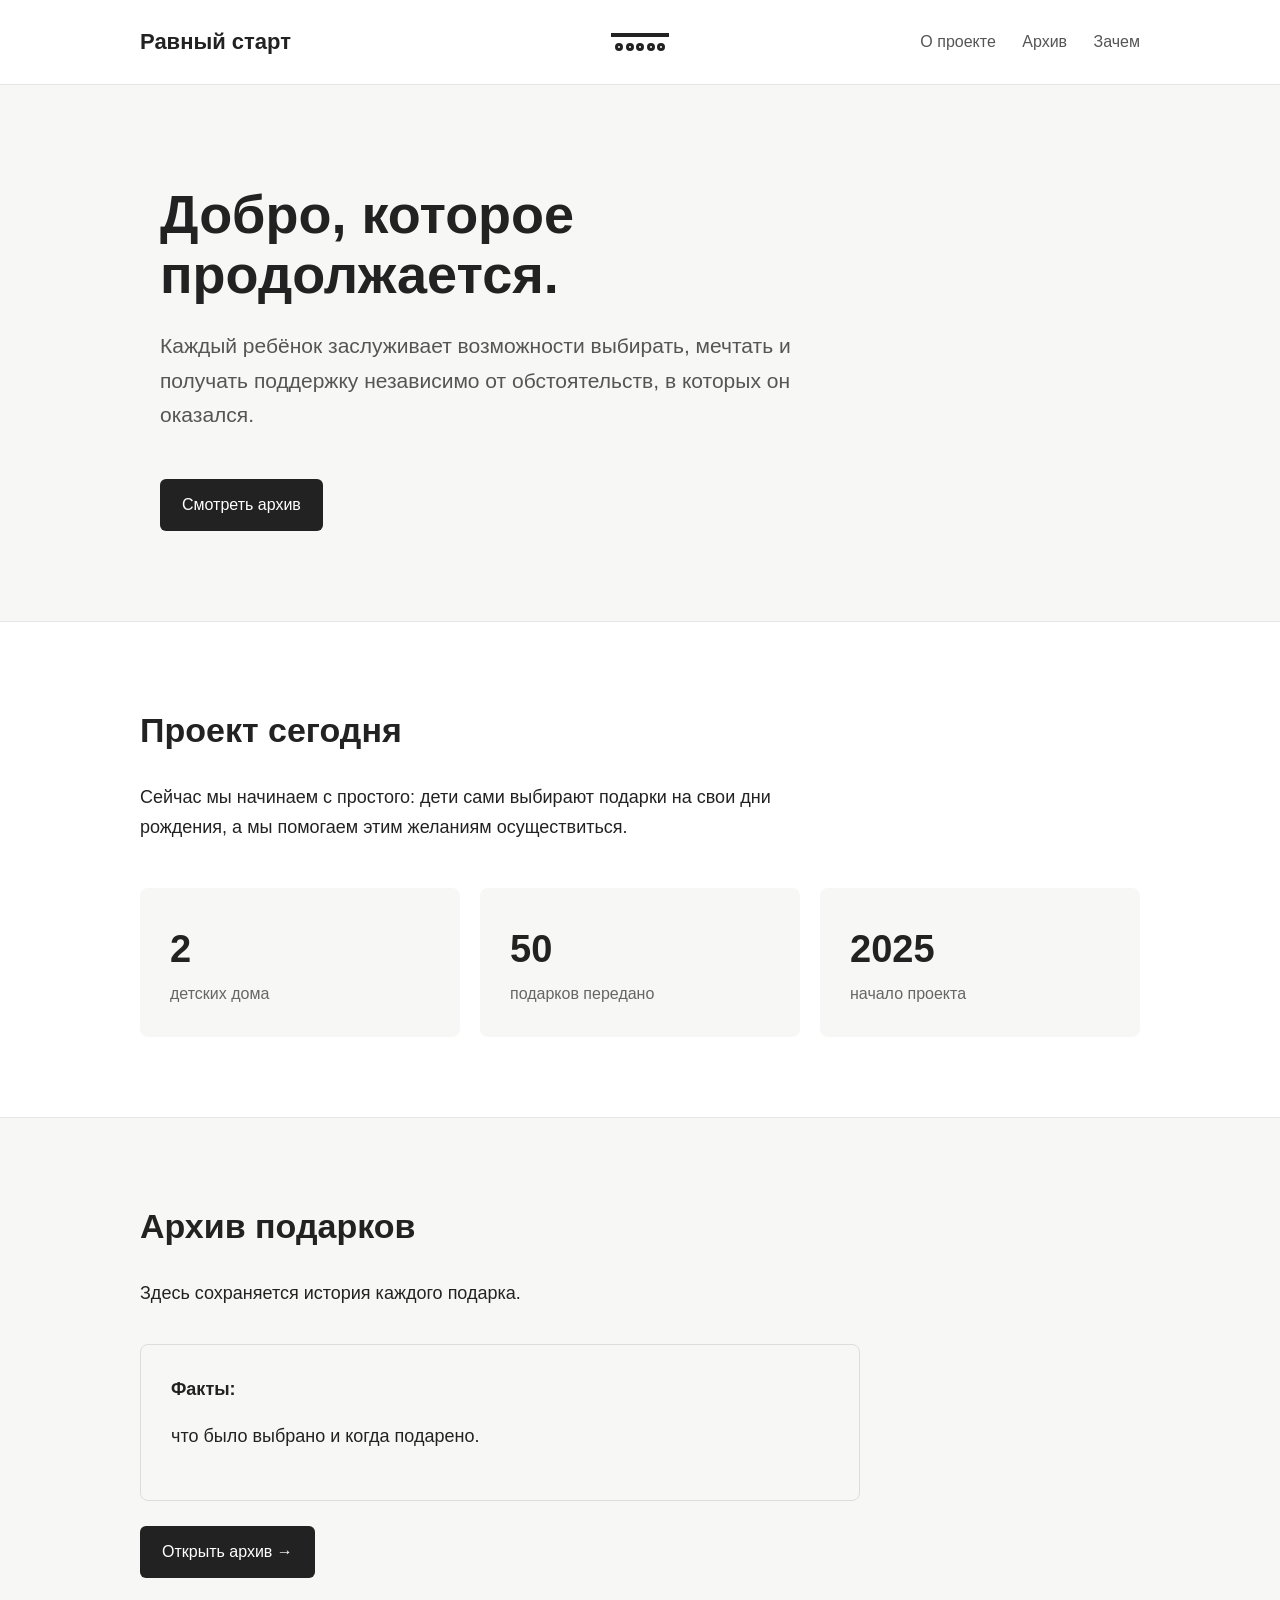
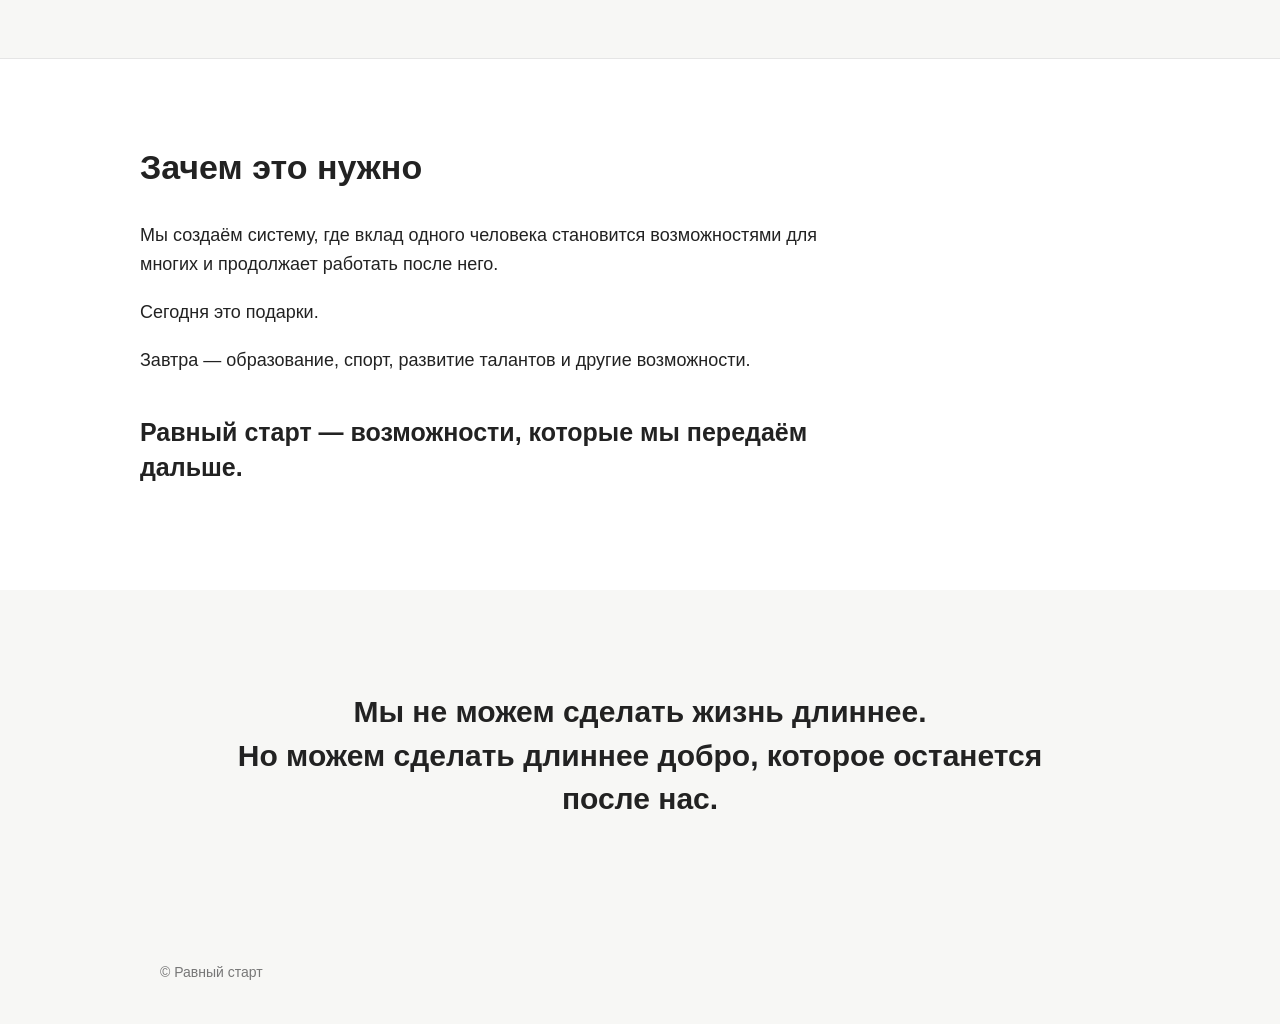
<file: index.html>
<!DOCTYPE html>
<html lang="ru">
<head>
    <meta charset="UTF-8">
    <meta name="viewport" content="width=device-width, initial-scale=1.0">

    <title>Равный старт</title>

    <style>
        * {
            box-sizing: border-box;
        }

        html {
            scroll-behavior: smooth;
        }

        body {
            margin: 0;
            font-family: Arial, sans-serif;
            color: #222;
            background: #f7f7f5;
            line-height: 1.65;
        }

        header {
            background: white;
            padding: 24px 20px;
            border-bottom: 1px solid #e5e5e5;
        }

        .header-inner {
            max-width: 1000px;
            margin: auto;
            display: grid;
            grid-template-columns: minmax(0, 1fr) auto minmax(0, 1fr);
            align-items: center;
        }

        .logo {
    display: flex;
    align-items: center;
    gap: 14px;
    font-size: 22px;
    font-weight: bold;
}

.equal-symbol {
    width: 58px;
}

.start-line {
    width: 58px;
    height: 4px;
    background: #222;
    margin-bottom: 6px;
}

.start-circles {
    display: flex;
    justify-content: space-between;
    padding: 0 4px;
}

.start-circles span {
    width: 8px;
    height: 8px;
    border: 3px solid #222;
    border-radius: 50%;
}

        nav {
            justify-self: end;
        }

        nav a {
            margin-left: 22px;
            color: #555;
            text-decoration: none;
        }

        nav a:hover {
            color: #000;
        }

        .hero {
            max-width: 1000px;
            margin: auto;
            padding: 100px 20px 90px;
        }

        .hero h1 {
            font-size: 54px;
            line-height: 1.1;
            max-width: 750px;
            margin: 0 0 25px;
        }

        .hero p {
            font-size: 21px;
            max-width: 680px;
            color: #555;
        }

        .button {
            display: inline-block;
            margin-top: 25px;
            padding: 13px 22px;
            background: #222;
            color: white;
            text-decoration: none;
            border-radius: 6px;
        }

        .section {
            background: white;
            padding: 80px 20px;
            border-top: 1px solid #e5e5e5;
        }

        .section.alt {
            background: #f7f7f5;
        }

        .section-inner {
            max-width: 1000px;
            margin: auto;
        }

        .text {
            max-width: 720px;
        }

        h2 {
            font-size: 34px;
            margin-top: 0;
            margin-bottom: 25px;
        }

        p {
            font-size: 18px;
        }

        .stats {
            display: grid;
            grid-template-columns: repeat(3, 1fr);
            gap: 20px;
            margin-top: 45px;
        }

        .stat {
            padding: 30px;
            background: #f7f7f5;
            border-radius: 8px;
        }

        .stat-number {
            font-size: 38px;
            font-weight: bold;
        }

        .stat-text {
            color: #666;
        }

        .archive-box {
            margin-top: 35px;
            padding: 30px;
            border: 1px solid #ddd;
            border-radius: 8px;
            max-width: 720px;
        }

        .archive-box strong {
            font-size: 18px;
        }

        .final-line {
            font-size: 25px;
            line-height: 1.4;
            font-weight: bold;
            margin-top: 40px;
        }

        .quote {
            max-width: 850px;
            margin: auto;
            padding: 100px 20px;
            text-align: center;
            font-size: 30px;
            line-height: 1.45;
            font-weight: bold;
        }

        footer {
            max-width: 1000px;
            margin: auto;
            padding: 40px 20px;
            color: #777;
            font-size: 14px;
        }

        @media (max-width: 700px) {

            nav {
                grid-column: 1 / -1;
                justify-self: start;
                margin-top: 15px;
            }

            nav a {
                margin-left: 0;
                margin-right: 15px;
            }

            .hero {
                padding-top: 70px;
                padding-bottom: 70px;
            }

            .hero h1 {
                font-size: 40px;
            }

            .stats {
                grid-template-columns: 1fr;
            }

            .quote {
                font-size: 25px;
            }
        }
    </style>
</head>

<body>

<header>
    <div class="header-inner">

        <div class="logo">Равный старт</div>
        <div class="equal-symbol" aria-hidden="true">
            <div class="start-line"></div>
            <div class="start-circles">
                <span></span>
                <span></span>
                <span></span>
                <span></span>
                <span></span>
            </div>
        </div>

        <nav>
            <a href="#about">О проекте</a>
            <a href="archive.html">Архив</a>
            <a href="#why">Зачем</a>
        </nav>

    </div>
</header>


<section class="hero">

    <h1>
        Добро, которое продолжается.
    </h1>

    <p>
        Каждый ребёнок заслуживает возможности выбирать,
        мечтать и получать поддержку независимо от обстоятельств,
        в которых он оказался.
    </p>

    <a class="button" href="archive.html">
        Смотреть архив
    </a>

</section>


<section class="section" id="about">

    <div class="section-inner">

        <div class="text">

           <h2>Проект сегодня</h2>

            <p>
                Сейчас мы начинаем с простого:
                дети сами выбирают подарки на свои дни рождения,
                а мы помогаем этим желаниям осуществиться.
            </p>

        </div>


        <div class="stats">

            <div class="stat">
                <div class="stat-number">2</div>
                <div class="stat-text">детских дома</div>
            </div>

            <div class="stat">
               <div class="stat-number"><span id="gift-count">30+</span></div>
               <div class="stat-text">подарков передано</div>
            </div>

            <div class="stat">
                <div class="stat-number">2025</div>
                <div class="stat-text">начало проекта</div>
            </div>

        </div>

    </div>

</section>


<section class="section alt" id="archive">

    <div class="section-inner">

        <div class="text">

            <h2>Архив подарков</h2>

            <p>
                Здесь сохраняется история каждого подарка.
            </p>

 <div class="archive-box">

    <strong>Факты:</strong>

    <p>
        что было выбрано
        и когда подарено.
    </p>

</div>

<a class="button" href="archive.html">
    Открыть архив →
</a>

</div>

</div>

</section>


<section class="section" id="why">

    <div class="section-inner">

        <div class="text">

            <h2>Зачем это нужно</h2>

            <p>
                Мы создаём систему, где вклад одного человека
                становится возможностями для многих
                и продолжает работать после него.
            </p>

            <p>
                Сегодня это подарки.
            </p>

            <p>
                Завтра — образование, спорт,
                развитие талантов и другие возможности.
            </p>

            <p class="final-line">
                Равный старт — возможности,
                которые мы передаём дальше.
            </p>

        </div>

    </div>

</section>


<div class="quote">

    Мы не можем сделать жизнь длиннее.<br>
    Но можем сделать длиннее добро,
    которое останется после нас.

</div>


<footer>
    © Равный старт
</footer>

<script>
    fetch("gifts.json")
        .then(response => response.json())
        .then(gifts => {
            const count = gifts.length;

document.getElementById("gift-count").textContent = count;

let word = "подарков";

if (count % 10 === 1 && count % 100 !== 11) {
    word = "подарок";
} else if (
    count % 10 >= 2 &&
    count % 10 <= 4 &&
    !(count % 100 >= 12 && count % 100 <= 14)
) {
    word = "подарка";
}

document.getElementById("gift-word").textContent = word;
        })
        .catch(error => {
            console.error("Не удалось загрузить количество подарков");
        });
</script>
    
</body>
</html>
</file>
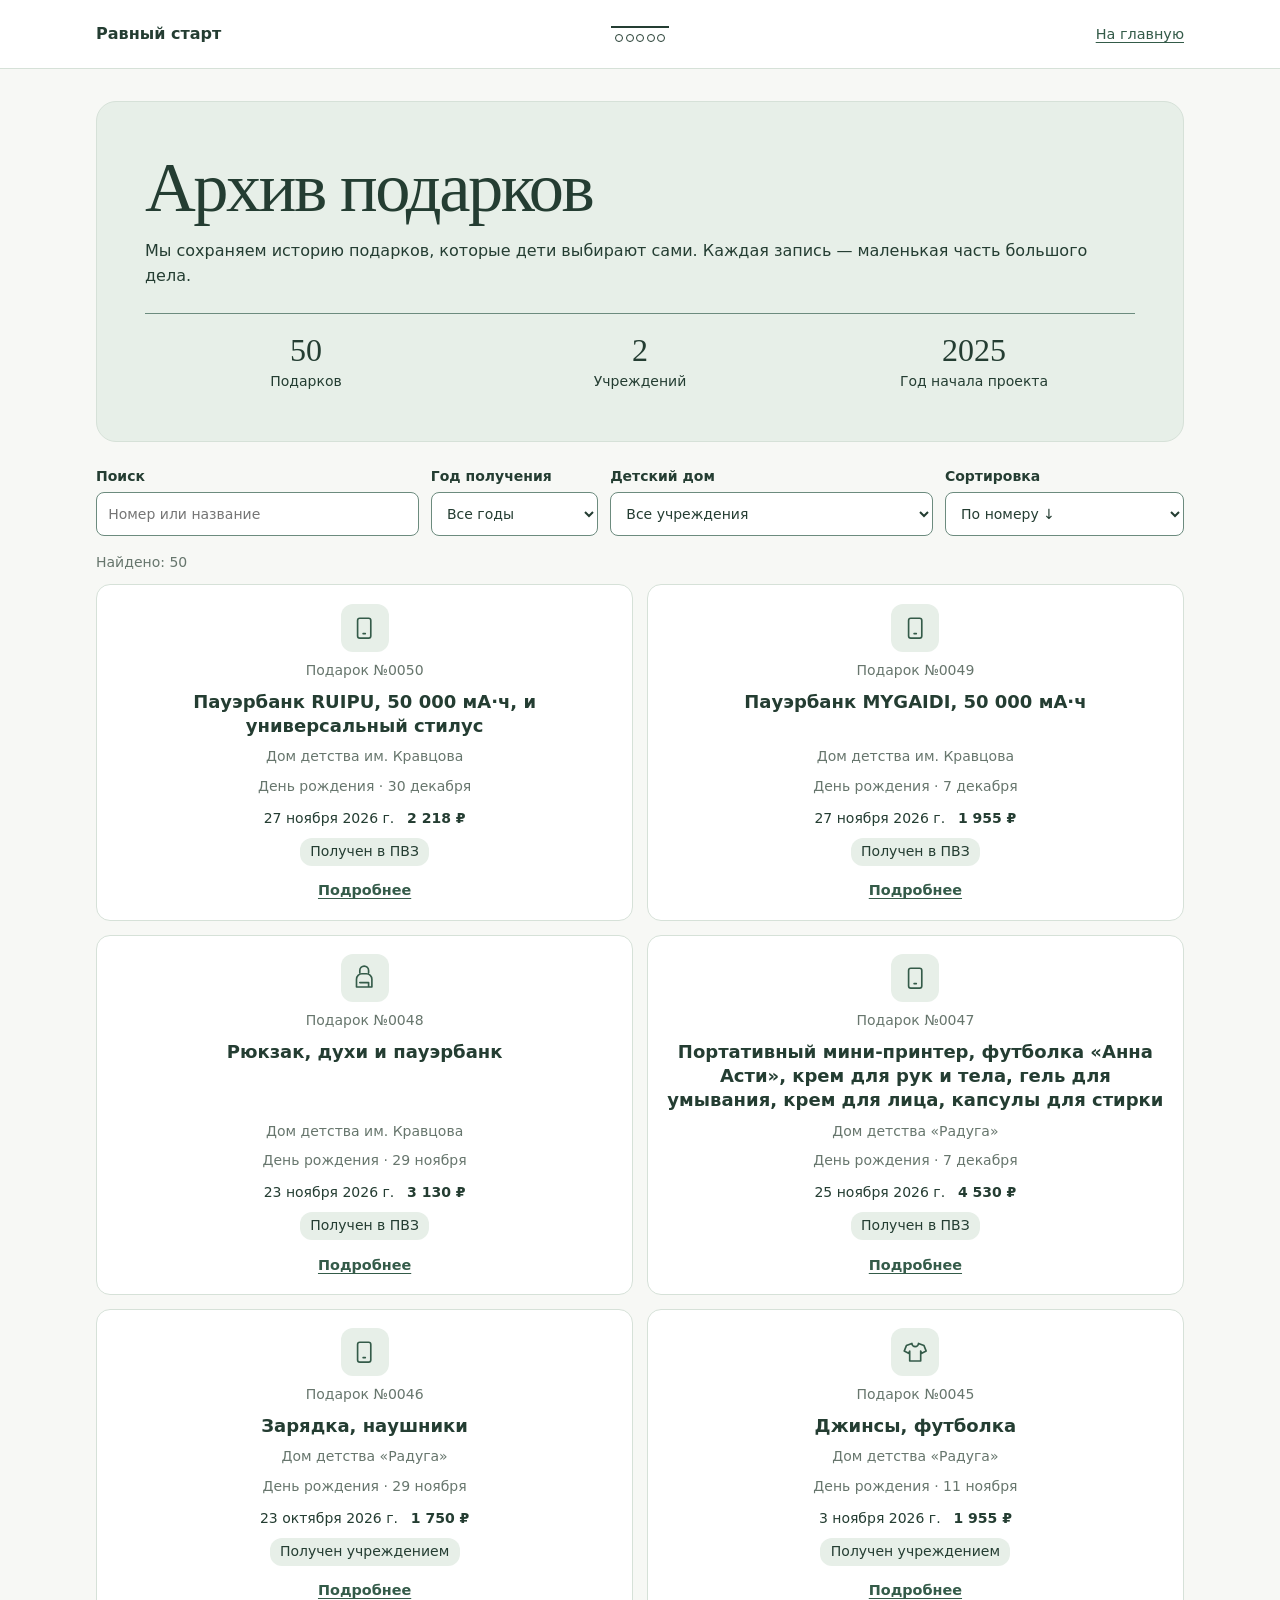
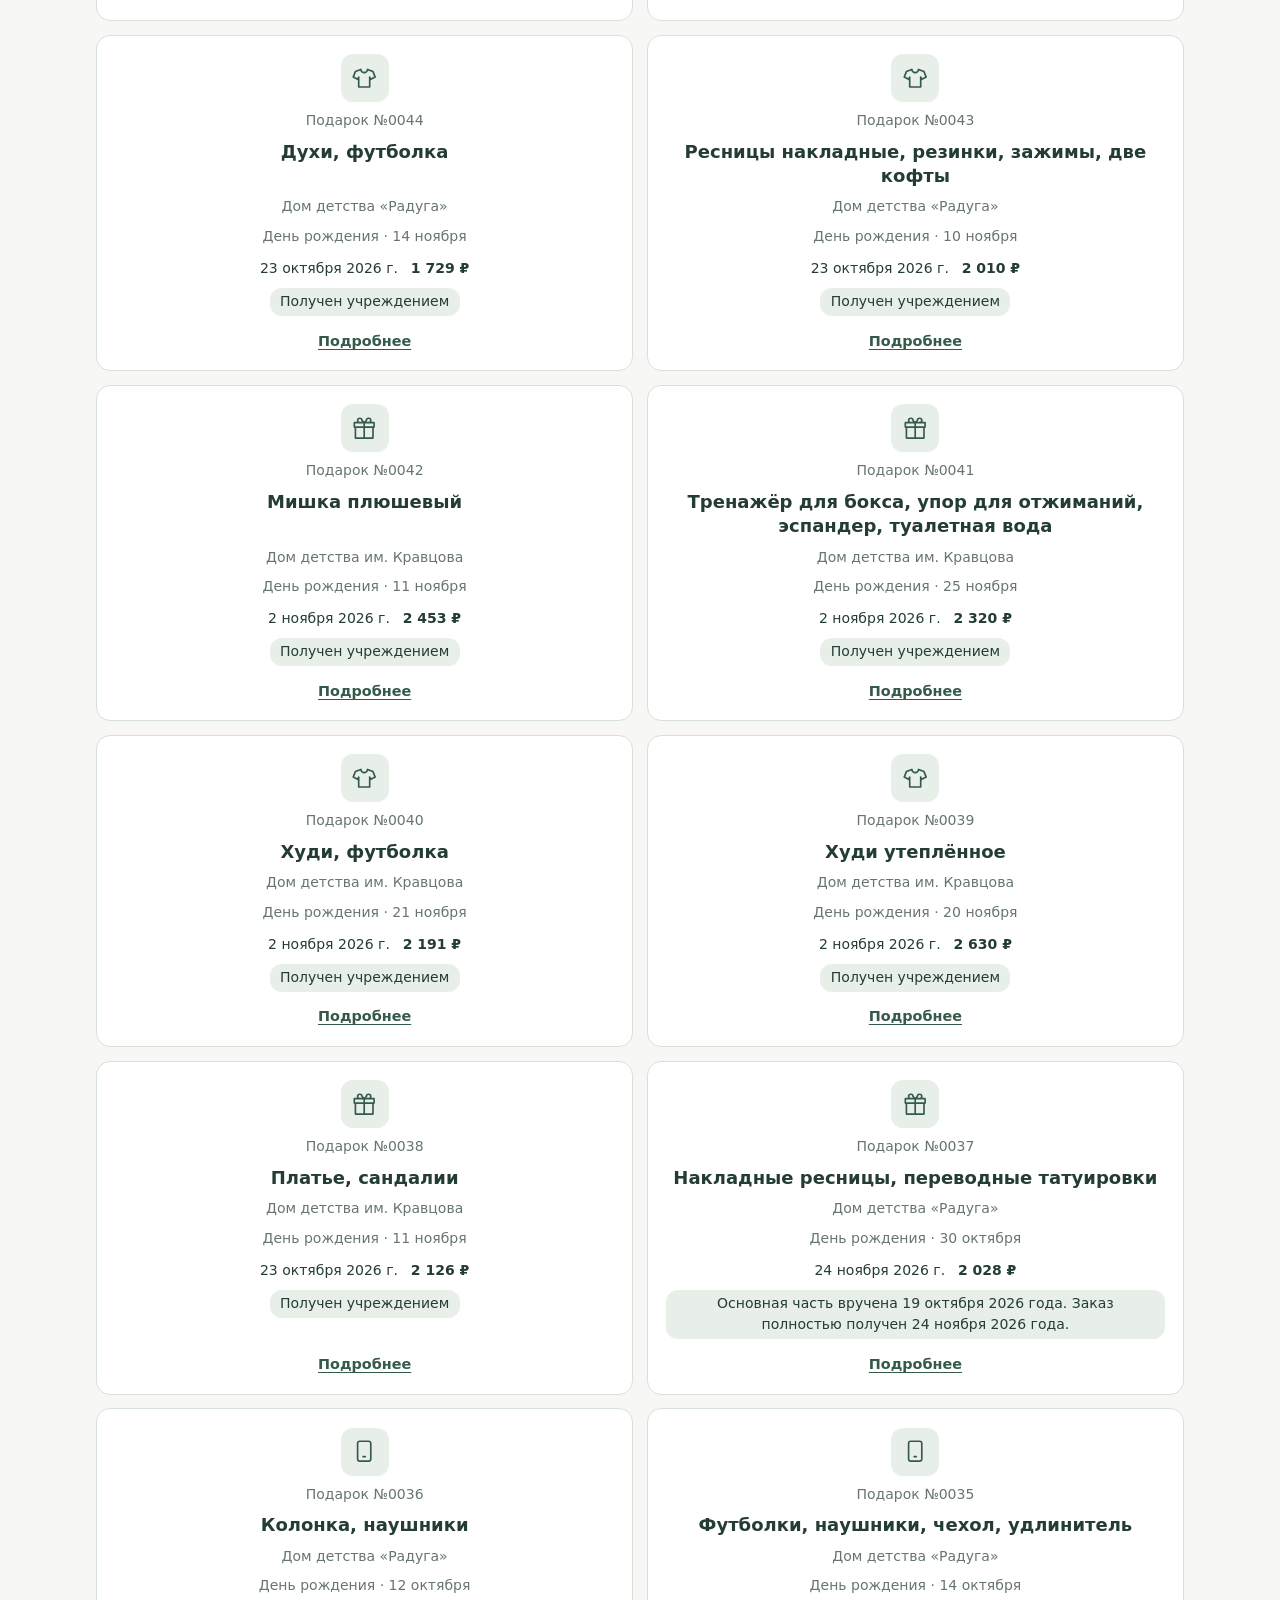
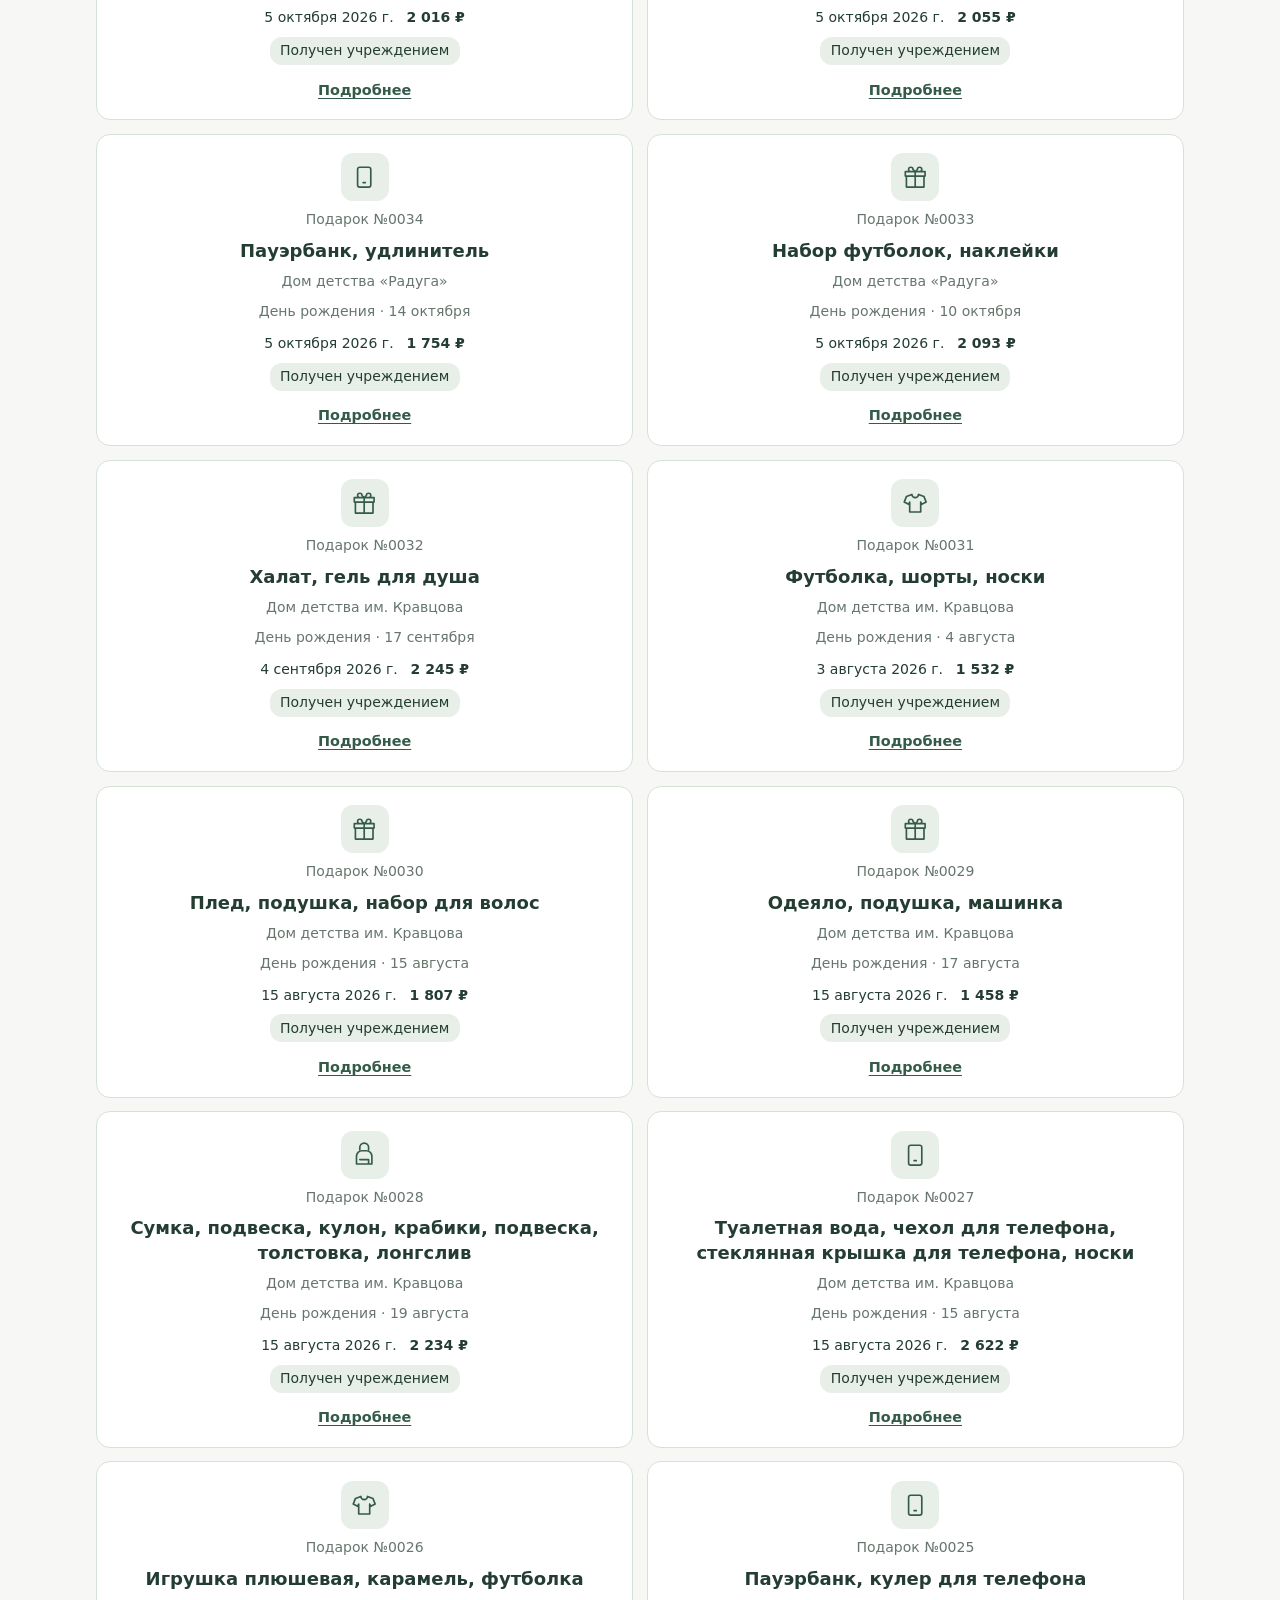
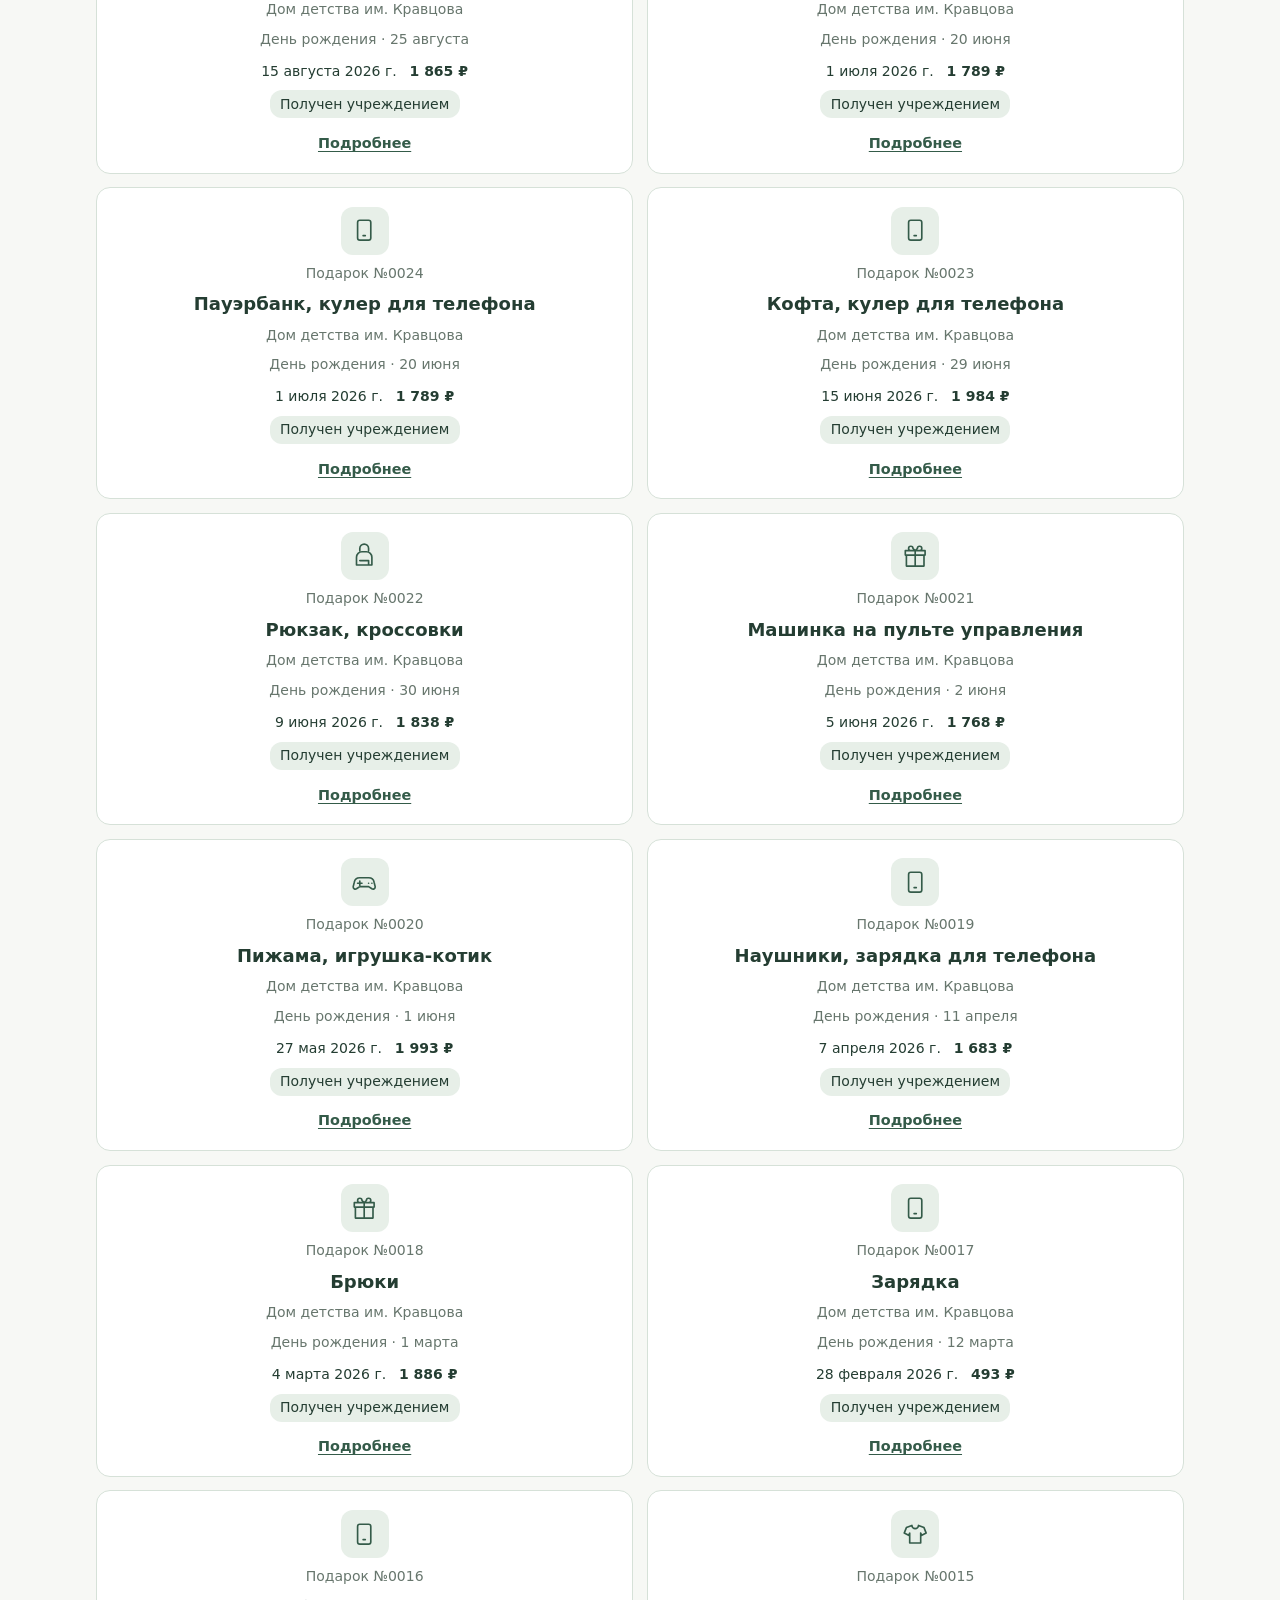
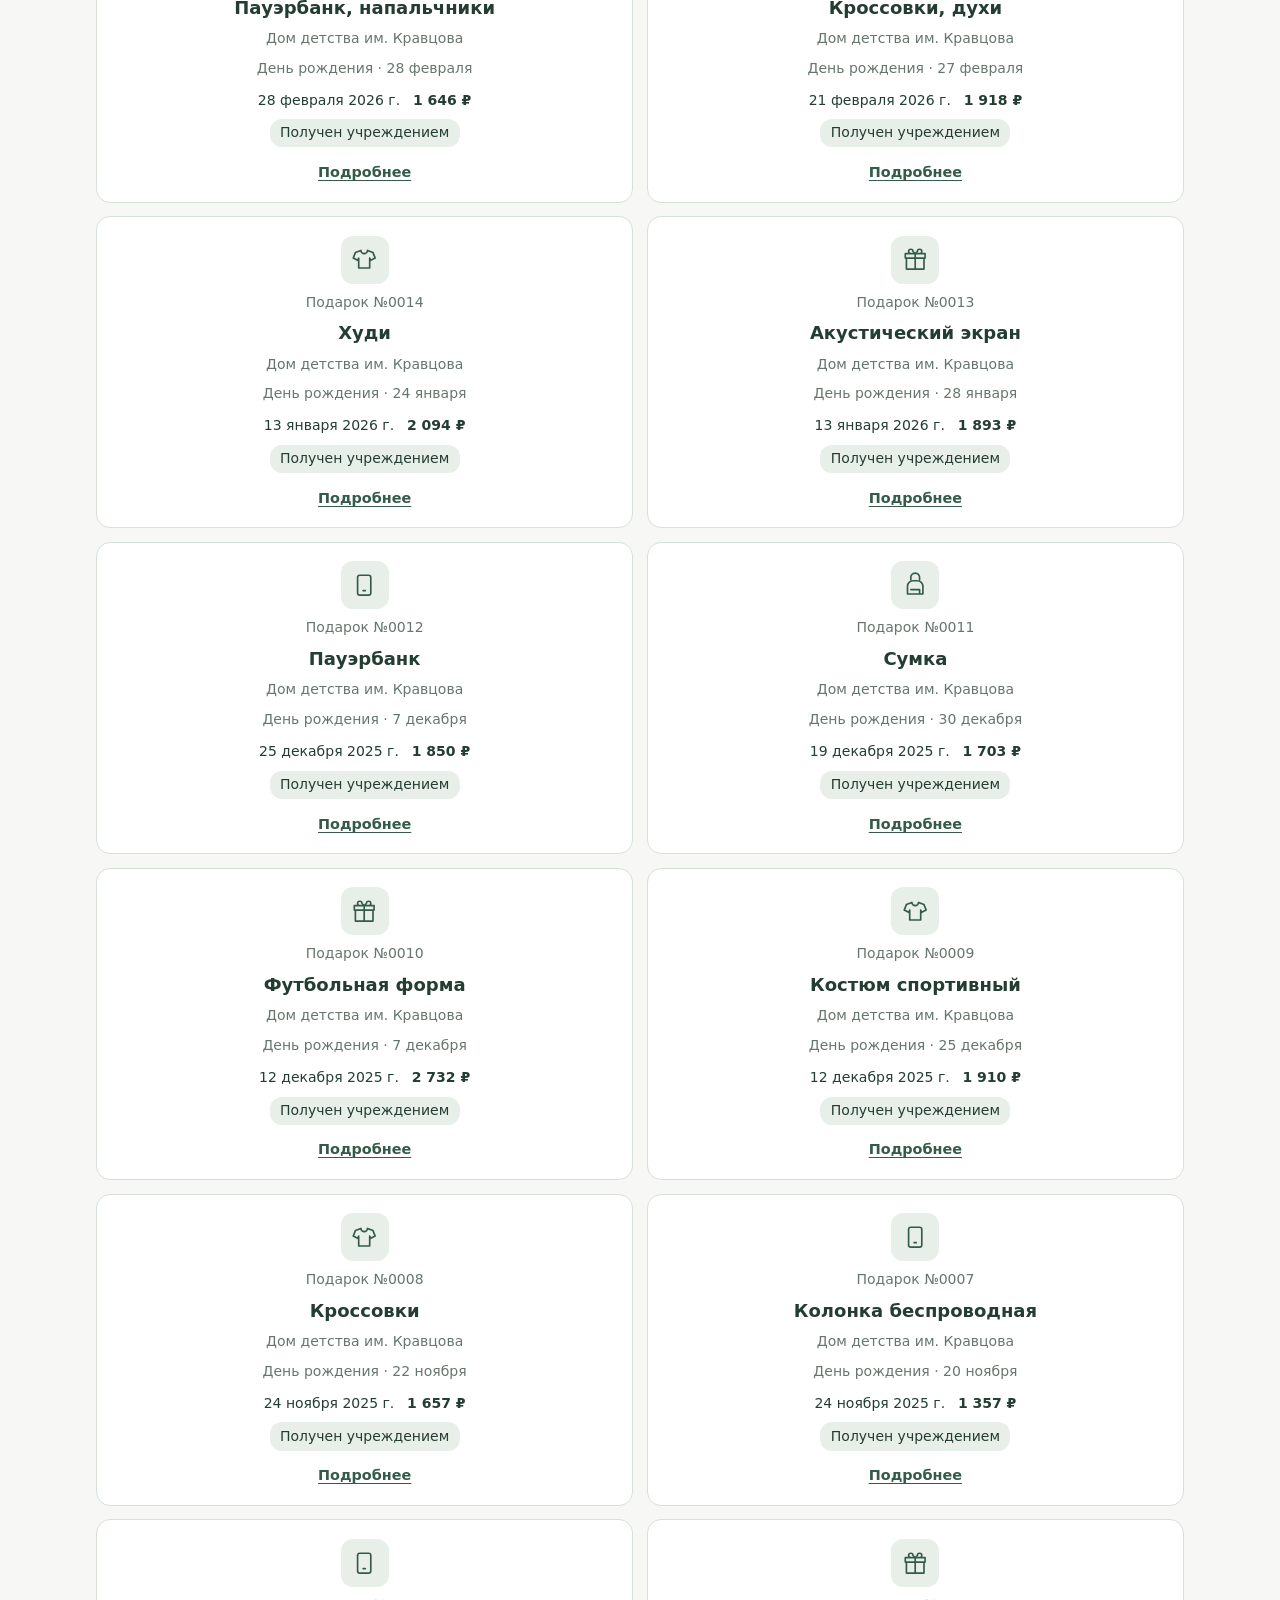
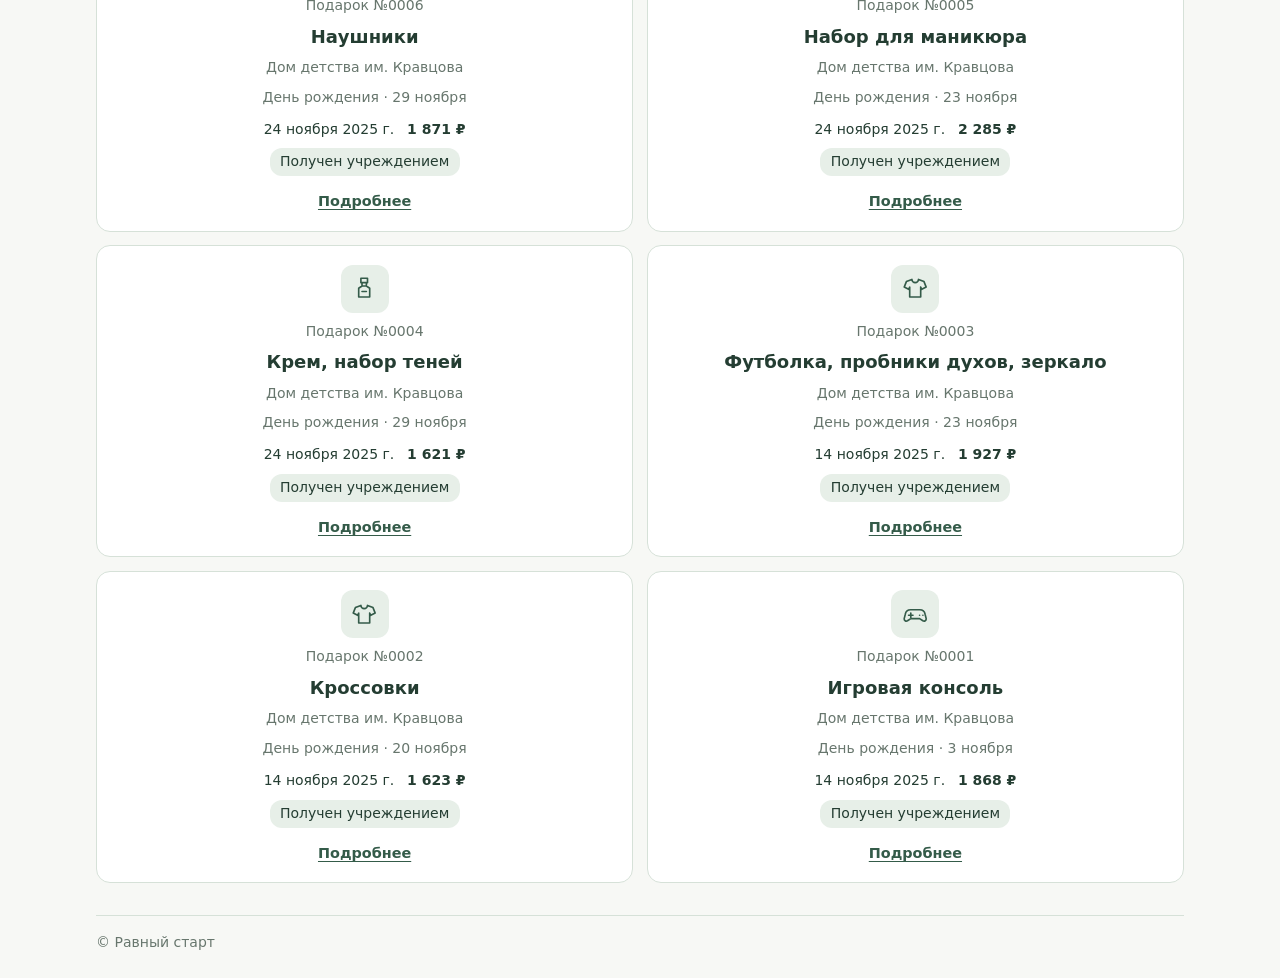
<file: archive.html>
<!doctype html>
<html lang="ru">
<head>
  <meta charset="utf-8">
  <meta name="viewport" content="width=device-width, initial-scale=1">
  <title>Архив подарков — Равный старт</title>
  <link rel="stylesheet" href="archive.css?v=mobile-stats">
  <script type="module" src="archive.js?v=sort-by-number"></script>
</head>
<body data-page="archive">
<header class="site-header">
  <div class="shell header-inner">
    <a class="brand" href="index.html">Равный старт</a>
    <span class="equal-symbol" aria-hidden="true">
      <span></span><span></span><span></span><span></span><span></span>
    </span>
    <a class="nav-link" href="index.html">На главную</a>
  </div>
</header>
<main class="shell">
  <section class="archive-intro">
    <h1>Архив подарков</h1>
    <p>Мы сохраняем историю подарков, которые дети выбирают сами. Каждая запись — маленькая часть большого дела.</p>
    <dl class="stats">
      <div><dt>Подарков</dt><dd id="gift-count">—</dd></div>
      <div><dt>Учреждений</dt><dd id="institution-count">—</dd></div>
      <div><dt>Год начала проекта</dt><dd>2025</dd></div>
    </dl>
  </section>
  <section class="catalog" aria-label="Каталог подарков">
    <form id="filters" class="filters" role="search" hidden>
      <label>Поиск<input id="search" type="search" placeholder="Номер или название"></label>
      <label>Год получения<select id="year"><option value="">Все годы</option></select></label>
      <label>Детский дом<select id="institution"><option value="">Все учреждения</option></select></label>
      <label>Сортировка
        <select id="sort">
          <option value="number" selected>По номеру ↓</option>
          <option value="recent">По дате · сначала новые</option>
          <option value="oldest">По дате · сначала ранние</option>
        </select>
      </label>
    </form>
    <p class="results" id="results" role="status">Загрузка архива…</p>
    <noscript>Для просмотра архива включите JavaScript.</noscript>
    <ul id="gift-list" class="gift-grid"></ul>
  </section>
</main>
<footer class="shell site-footer">© Равный старт</footer>
</body>
</html>
</file>
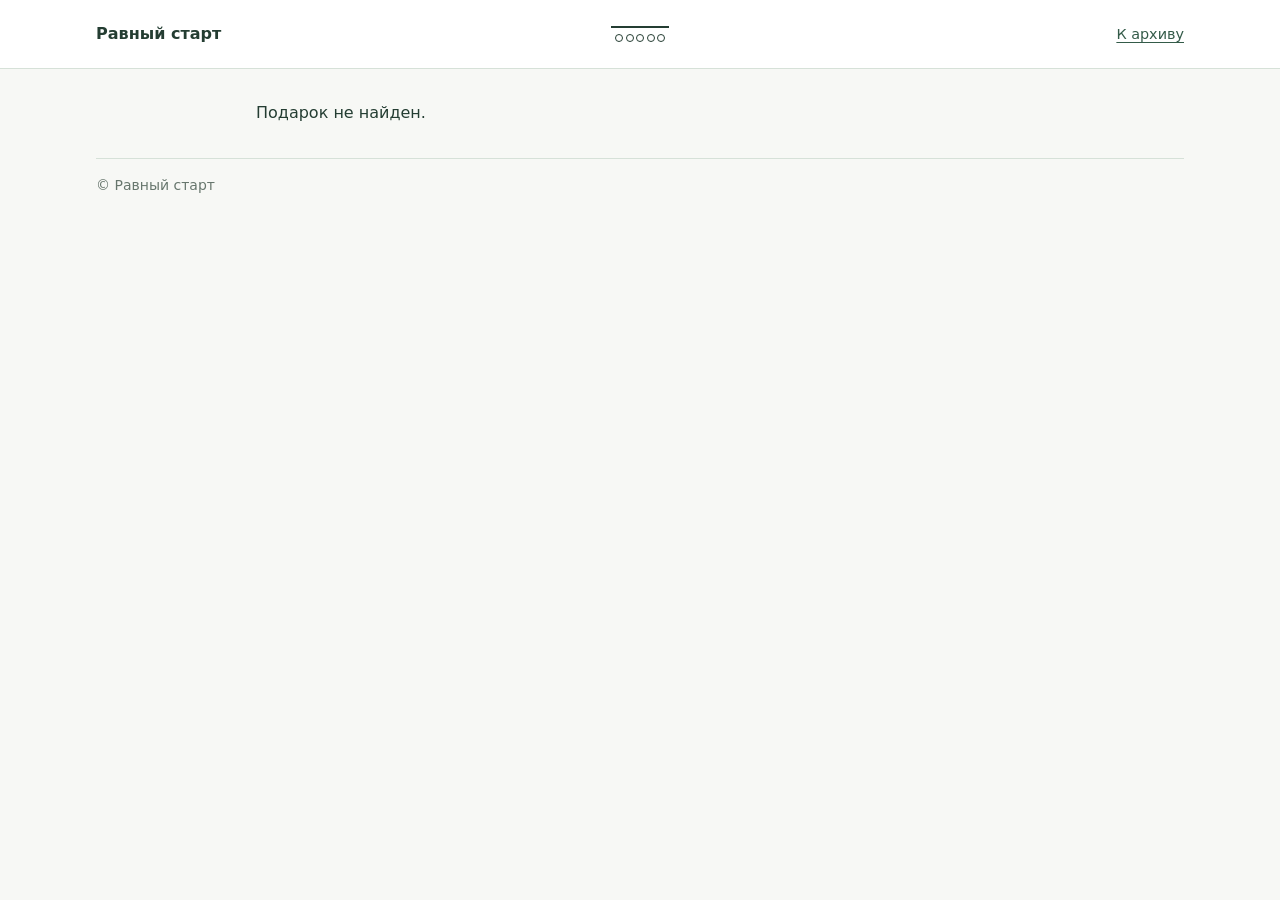
<file: gift.html>
<!doctype html>
<html lang="ru">
<head>
  <meta charset="utf-8">
  <meta name="viewport" content="width=device-width, initial-scale=1">
  <title>Подарок — Равный старт</title>
  <link rel="stylesheet" href="archive.css?v=gift-emblem">
  <script type="module" src="archive.js?v=fresh-gift-data"></script>
</head>
<body data-page="gift">
<header class="site-header">
  <div class="shell header-inner">
    <a class="brand" href="index.html">Равный старт</a>
    <span class="equal-symbol" aria-hidden="true">
      <span></span><span></span><span></span><span></span><span></span>
    </span>
    <a class="nav-link" href="archive.html">К архиву</a>
  </div>
</header>
<main id="content" class="shell detail">
  <p role="status">Загрузка архивной записи…</p>
  <noscript>Для просмотра карточки включите JavaScript.</noscript>
</main>
<footer class="shell site-footer">© Равный старт</footer>
</body>
</html>
</file>
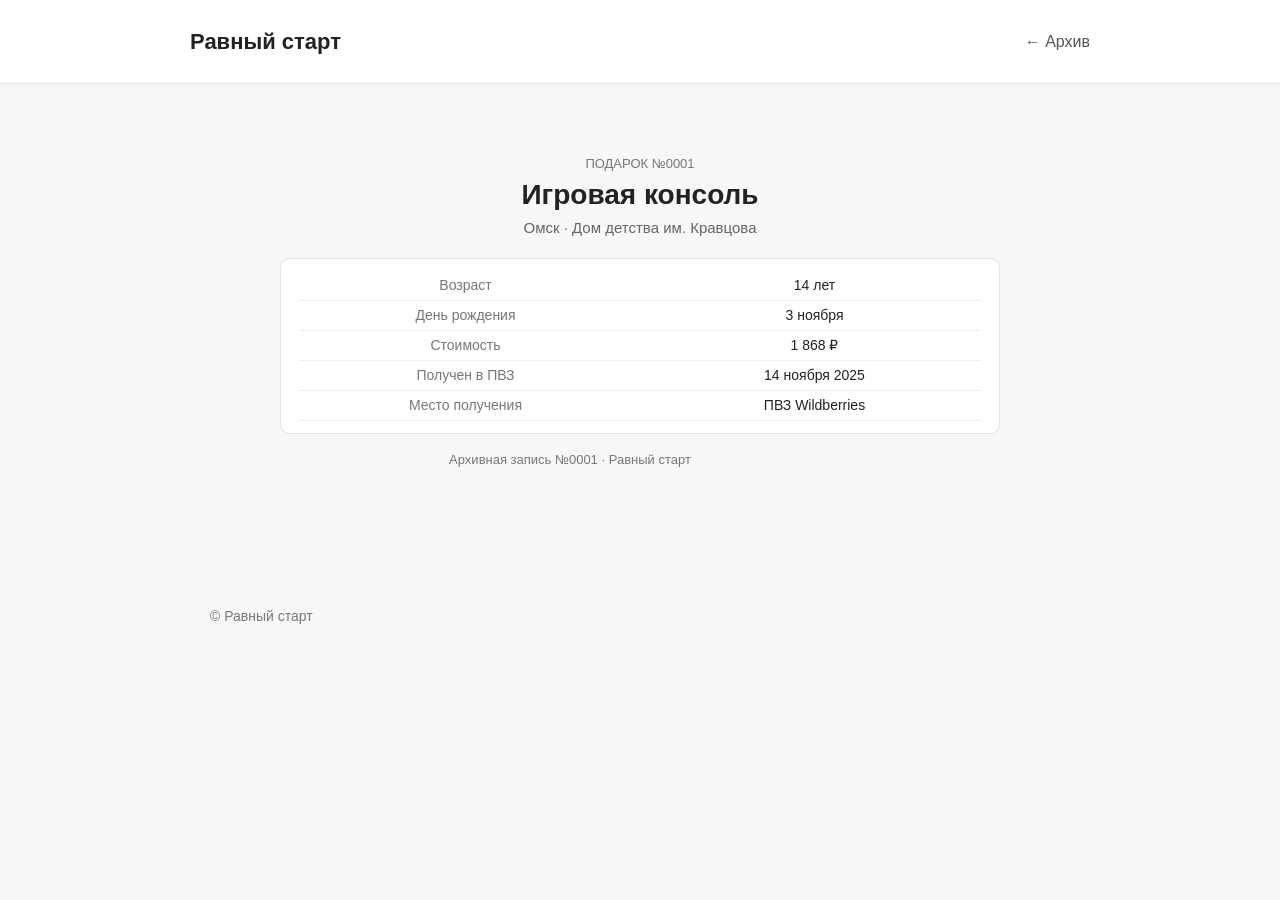
<file: gifts/0001.html>
<!DOCTYPE html>
<html lang="ru">
<head>
    <meta charset="UTF-8">
    <meta name="viewport" content="width=device-width, initial-scale=1.0">
    <title>Подарок №0001 — Равный старт</title>

    <style>
        * { box-sizing: border-box; }

        body {
            margin: 0;
            font-family: Arial, sans-serif;
            color: #222;
            background: #f7f7f5;
            line-height: 1.6;
        }

        header {
            background: white;
            border-bottom: 1px solid #e5e5e5;
            padding: 24px 20px;
        }

        .header-inner {
            max-width: 900px;
            margin: auto;
            display: flex;
            justify-content: space-between;
            align-items: center;
        }

        .logo {
            font-size: 22px;
            font-weight: bold;
            text-decoration: none;
            color: #222;
        }

        .back {
            color: #555;
            text-decoration: none;
        }

        main {
            max-width: 900px;
            margin: auto;
            padding: 70px 20px 100px;
            text-align: center;
        }

        .number {
            color: #777;
            font-size: 13px;
            margin-bottom: 4px;
        }

        h1 {
            font-size: clamp(22px, 4vw, 28px);
            line-height: 1.15;
            margin: 0 0 5px;
        }

        .institution {
            color: #666;
            font-size: 15px;
            margin-bottom: 18px;
        }

        .card {
            background: white;
            border: 1px solid #e2e2e2;
            border-radius: 10px;
            padding: 12px 18px;
            font-size: 14px;
            line-height: 1.35;
            max-width: 720px;
            margin-inline: auto;
        }

        .row {
            display: grid;
            grid-template-columns: repeat(2, minmax(0, 1fr));
            column-gap: 16px;
            padding: 5px 0;
            border-bottom: 1px solid #eee;
        }

        .label {
            color: #777;
        }

        .record {
            margin-top: 16px;
            color: #777;
            font-size: 13px;
            max-width: 720px;
        }

        footer {
            max-width: 900px;
            margin: auto;
            padding: 35px 20px;
            color: #777;
            font-size: 14px;
        }

        @media (max-width: 600px) {
            .row {
                grid-template-columns: 1fr;
                gap: 1px;
            }

            .card {
                padding: 10px 12px;
            }

            .header-inner {
                align-items: flex-start;
            }
        }
    </style>
</head>

<body>

<header>
    <div class="header-inner">
        <a class="logo" href="../index.html">Равный старт</a>
        <a class="back" href="../archive.html">← Архив</a>
    </div>
</header>

<main>

    <div class="number">ПОДАРОК №0001</div>

    <h1>Игровая консоль</h1>

    <div class="institution">
        Омск · Дом детства им. Кравцова
    </div>

    <div class="card">

        <div class="row">
            <div class="label">Возраст</div>
            <div>14 лет</div>
        </div>

        <div class="row">
            <div class="label">День рождения</div>
            <div>3 ноября</div>
        </div>

        <div class="row">
            <div class="label">Стоимость</div>
            <div>1 868 ₽</div>
        </div>

        <div class="row">
            <div class="label">Получен в ПВЗ</div>
            <div>14 ноября 2025</div>
        </div>

        <div class="row">
            <div class="label">Место получения</div>
            <div>ПВЗ Wildberries</div>
        </div>

    </div>

    <div class="record">
        Архивная запись №0001 · Равный старт
    </div>

</main>

<footer>
    © Равный старт
</footer>

</body>
</html>
</file>
<file: archive.css>
:root {
  color-scheme: light;
  --paper: #f7f8f5;
  --sage-light: #e7efe8;
  --sage: #6c8b7e;
  --ink: #243d32;
  --muted: #67766d;
  --white: #fff;
  --line: #d6e1d8;
  --link: #345b49;
  font-family: "Segoe UI", system-ui, sans-serif;
  color: var(--ink);
  background: var(--paper);
}
* { box-sizing: border-box; }
body { margin: 0; line-height: 1.55; }
[hidden] { display: none !important; }
a { color: var(--link); text-underline-offset: .2em; }
a:hover { text-decoration-thickness: 2px; }
:focus-visible { outline: 2px solid var(--link); outline-offset: 3px; }
.shell { width: min(100% - 40px, 68rem); margin-inline: auto; }
.site-header { border-bottom: 1px solid var(--line); background: var(--white); }
.header-inner { min-height: 68px; display: grid; grid-template-columns: minmax(0, 1fr) auto minmax(0, 1fr); align-items: center; gap: .75rem; }
.brand { justify-self: start; color: var(--ink); font-weight: 700; text-decoration: none; }
.nav-link { justify-self: end; text-align: right; font-size: .9rem; }
.equal-symbol { display: flex; justify-content: space-between; width: 58px; padding: 6px 4px 0; border-top: 2px solid currentColor; }
.equal-symbol span { width: 8px; height: 8px; border: 1.5px solid currentColor; border-radius: 50%; }
h1 { margin: 0; font: 400 clamp(2.2rem, 6vw, 4.4rem)/1.06 Georgia, serif; letter-spacing: -.035em; overflow-wrap: anywhere; }
.archive-intro { margin-block: 2rem 1.5rem; padding: clamp(1.25rem, 5vw, 3rem); background: var(--sage-light); border: 1px solid var(--line); border-radius: 20px; }
.archive-intro p { margin: .9rem 0 1.5rem; }
.stats { display: grid; grid-template-columns: repeat(3, minmax(0, 1fr)); gap: .75rem; border-top: 1px solid var(--sage); padding-top: 1rem; margin: 0; }
.stats div { display: flex; flex-direction: column-reverse; }
.stats dt { font-size: .875rem; }
.stats dd { font: 400 clamp(1.4rem, 4vw, 2rem)/1.3 Georgia, serif; margin: 0; font-variant-numeric: tabular-nums; }
.filters { display: grid; grid-template-columns: 1.35fr .7fr 1.35fr 1fr; gap: .75rem; }
.filters label { min-width: 0; font-size: .875rem; font-weight: 600; }
.filters input, .filters select { display: block; width: 100%; min-height: 44px; margin-top: .3rem; padding: .5rem .7rem; border: 1px solid var(--sage); border-radius: 8px; background: var(--white); color: var(--ink); font: inherit; font-weight: 400; }
.results { color: var(--muted); font-size: .875rem; margin-block: 1rem .65rem; }
.gift-grid { list-style: none; padding: 0; margin: 0; display: grid; grid-template-columns: repeat(2, minmax(0, 1fr)); gap: .85rem; }
.gift-card { display: flex; flex-direction: column; align-items: center; text-align: center; gap: .5rem; padding: 1.15rem; border: 1px solid var(--line); border-radius: 14px; background: var(--white); }
.gift-card:hover, .gift-card:focus-within { border-color: var(--sage); }
.icon { display: grid; place-items: center; width: 3rem; height: 3rem; border-radius: 12px; background: var(--sage-light); color: var(--link); flex: none; }
.icon svg { width: 55%; height: 55%; }
.record-number, .institution, .birthday { margin: 0; color: var(--muted); font-size: .875rem; }
.gift-card h2 { font-size: 1.125rem; line-height: 1.35; margin: 0; overflow-wrap: anywhere; }
.card-meta { display: flex; flex-wrap: wrap; justify-content: center; align-items: center; gap: .25rem .8rem; margin: .15rem 0 0; font-size: .875rem; }
.status { display: inline-block; padding: .2rem .65rem; border-radius: 12px; background: var(--sage-light); font-size: .875rem; }
.more { margin-top: auto; padding-top: .35rem; font-size: .9rem; font-weight: 600; }
.detail { max-width: 48rem; margin-block: 2rem; }
.detail-hero { text-align: center; border-radius: 20px; background: var(--sage-light); border: 1px solid var(--line); padding: clamp(1.25rem, 5vw, 2.5rem); }
.detail-hero .icon { width: 5rem; height: 5rem; background: var(--paper); margin: 0 auto .85rem; }
.detail-hero h1 { font-size: clamp(1.65rem, 4.8vw, 3rem); margin-block: .45rem 1rem; }
.detail-summary { display: flex; flex-wrap: wrap; justify-content: center; align-items: center; gap: .55rem .85rem; }
.detail-summary strong { font-size: 1.3rem; }
.detail-summary .status { background: var(--white); }
.facts-panel { margin-top: 1rem; border: 1px solid var(--line); border-radius: 14px; background: var(--white); padding: .85rem clamp(.75rem, 4vw, 1.5rem); }
.facts { width: 100%; border-collapse: collapse; table-layout: fixed; text-align: center; font-size: .9375rem; }
.facts caption { padding: .2rem 0 .7rem; color: var(--ink); font-weight: 600; }
.facts th, .facts td { padding: .5rem .35rem; border-top: 1px solid var(--line); overflow-wrap: anywhere; }
.facts th { color: var(--muted); font-weight: 500; }
.document { margin: .6rem 0 0; padding-top: .8rem; border-top: 1px solid var(--line); text-align: center; }
.site-footer { margin-top: 2rem; padding-block: 1rem 1.5rem; border-top: 1px solid var(--line); color: var(--muted); font-size: .875rem; }
@media (width > 38rem) {
  .stats { text-align: center; }

  .gift-card {
    display: grid;
    grid-row: span 8;
    grid-template-rows: subgrid;
    align-items: start;
    justify-items: center;
  }
}
@media (max-width: 52rem) {
  .filters { grid-template-columns: repeat(2, minmax(0, 1fr)); }
}
@media (max-width: 38rem) {
  .shell { width: min(100% - 24px, 68rem); }
  .gift-grid { grid-template-columns: minmax(0, 1fr); }
  .stats div { justify-content: flex-end; }
}
@media (max-width: 25rem) {
  .filters { grid-template-columns: minmax(0, 1fr); }
  .stats { gap: .45rem; }
}
</file>
